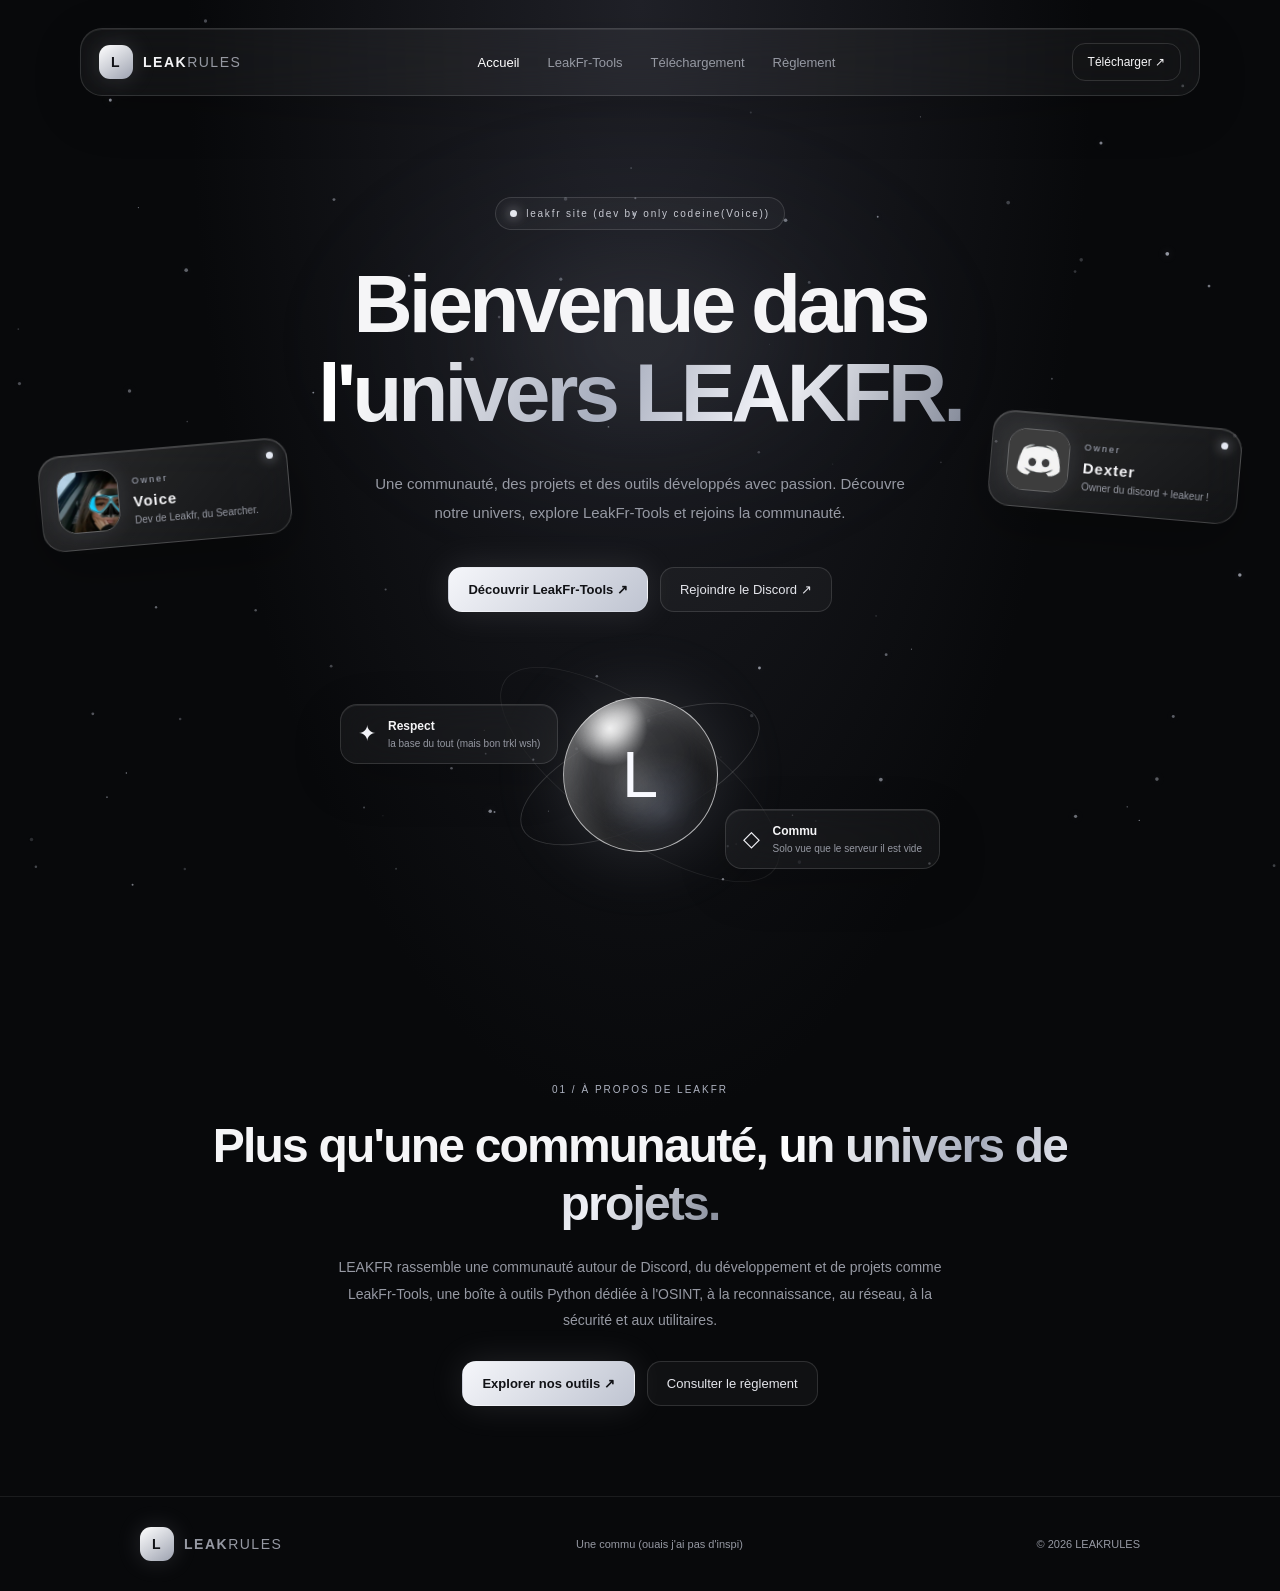
<file: index.html>
<!DOCTYPE html>
<html lang="fr">
<head>
    <meta charset="UTF-8">
    <meta name="viewport" content="width=device-width, initial-scale=1.0">

    <meta name="theme-color" content="#08090b">
    <meta name="description" content="Découvre LEAKFR, sa communauté Discord et LeakFr-Tools, sa boîte à outils Python.">
<title>LEAKFR — Communauté & projets</title>

    <link rel="stylesheet" href="style.css">
    <script src="script.js" defer></script>
</head>

<body>
    <canvas id="particles" aria-hidden="true"></canvas>

    <header class="navbar glass">
        <a class="brand" href="#accueil" aria-label="LEAKFR ACCUEIL">
            <span class="brand-icon">L</span>
            <span>LEAK<span class="brand-light">RULES</span></span>
        </a>

<nav class="nav-links" aria-label="Navigation principale">
    <a href="index.html" aria-current="page">Accueil</a>
    <a href="tools.html">LeakFr-Tools</a>
    <a href="download.html">Téléchargement</a>
    <a href="rules.html">Règlement</a>
</nav>

<a class="nav-button" href="download.html">
    Télécharger <span>↗</span>
</a>


    </header>

    <main>
        <section class="hero" id="accueil">
            <div class="hero-glow"></div>

            <div class="status-pill">
                <span class="status-dot"></span>
                leakfr site (dev by only codeine(Voice))
            </div>

<h1>
    Bienvenue dans<br>
    <span class="gradient-text">l'univers LEAKFR.</span>
</h1>

<p class="hero-description">
    Une communauté, des projets et des outils développés avec passion.
    Découvre notre univers, explore LeakFr-Tools et rejoins la communauté.
</p>

<div class="hero-actions">
    <a class="button-primary" href="tools.html">
        Découvrir LeakFr-Tools <span>↗</span>
    </a>

    <a
        class="button-secondary"
        href="https://discord.gg/nkZuZ7cAa"
        target="_blank"
        rel="noopener noreferrer"
    >
        Rejoindre le Discord ↗
    </a>
</div>

            <div class="creator-card creator-voice">
                <img src="images/voice.png" alt="mon profils discord">
                <div class="creator-info">
                    <span class="creator-role">Owner</span>
                    <h3>Voice</h3>
                    <p>Dev de Leakfr, du Searcher.</p>
                </div>
                <span class="creator-status"></span>
            </div>

            <div class="creator-card creator-dexter">
                <img src="images/dexter.png">
                <div class="creator-info">
                    <span class="creator-role">Owner</span>
                    <h3>Dexter</h3>
                    <p>Owner  du discord + leakeur !</p>
                </div>
                <span class="creator-status"></span>
            </div>






            <div class="hero-visual" aria-hidden="true">
                <div class="orbit orbit-one"></div>
                <div class="orbit orbit-two"></div>

                <div class="glass-orb">
                    <div class="orb-shine"></div>
                    <span>L</span>
                </div>

                <div class="floating-card floating-card-left glass">
                    <span class="mini-icon">✦</span>
                    <div>
                        <strong>Respect</strong>
                        <small>la base du tout (mais bon trkl wsh)</small>
                    </div>
                </div>

                <div class="floating-card floating-card-right glass">
                    <span class="mini-icon">◇</span>
                    <div>
                        <strong>Commu</strong>
                        <small>Solo vue que le serveur il est vide</small>
                    </div>
                </div>
            </div>
        </section>

<section class="intro-section" id="apropos">
    <div class="section-label">01 / À PROPOS DE LEAKFR</div>

    <h2>
        Plus qu'une communauté,
        <span class="gradient-text">un univers de projets.</span>
    </h2>

    <p>
        LEAKFR rassemble une communauté autour de Discord, du développement
        et de projets comme LeakFr-Tools, une boîte à outils Python dédiée
        à l'OSINT, à la reconnaissance, au réseau, à la sécurité et aux utilitaires.
    </p>

    <div class="page-actions">
        <a class="button-primary" href="tools.html">
            Explorer nos outils ↗
        </a>

        <a class="button-secondary" href="rules.html">
            Consulter le règlement
        </a>
    </div>
</section>



    </main>

    <footer class="footer">
        <a class="brand" href="#accueil">
            <span class="brand-icon">L</span>
            <span>LEAK<span class="brand-light">RULES</span></span>
        </a>

        <p>Une commu (ouais j'ai pas d'inspi)</p>
        <span class="copyright">© 2026 LEAKRULES</span>
    </footer>
</body>
</html>
</file>
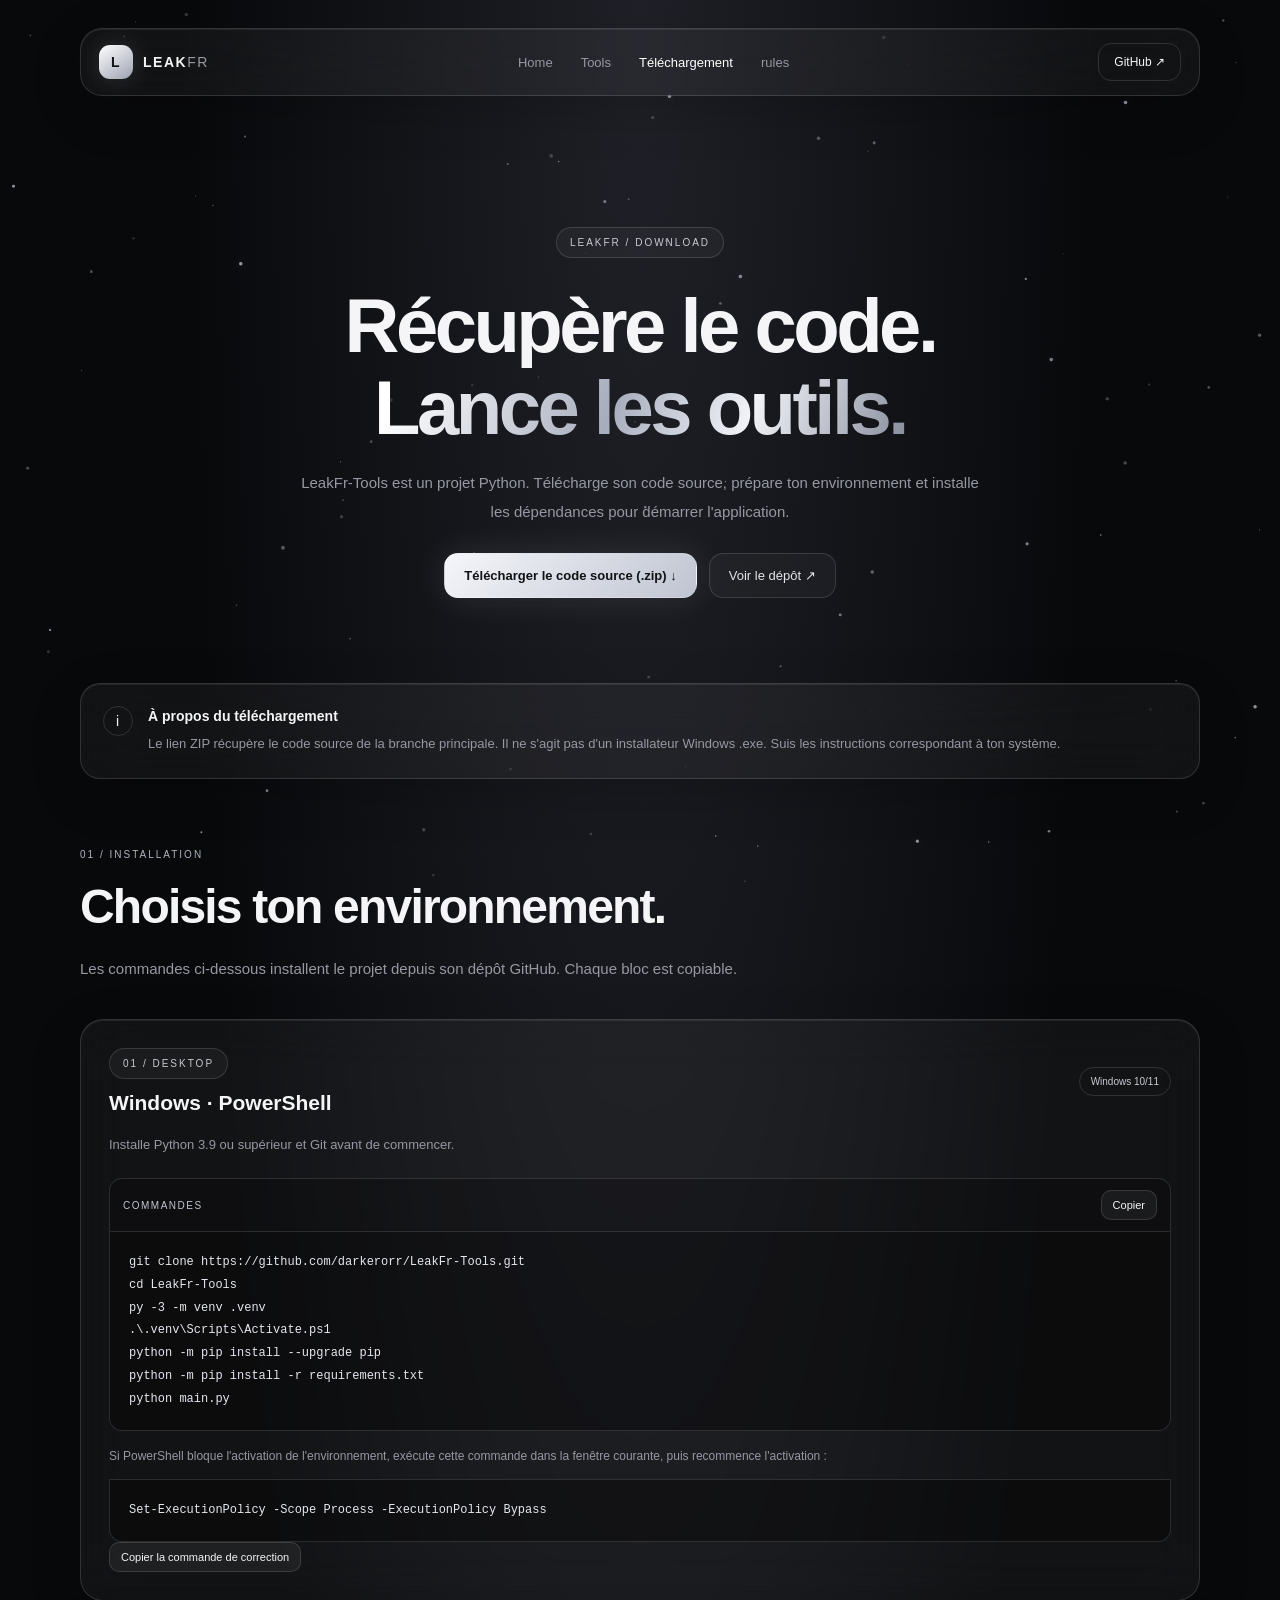
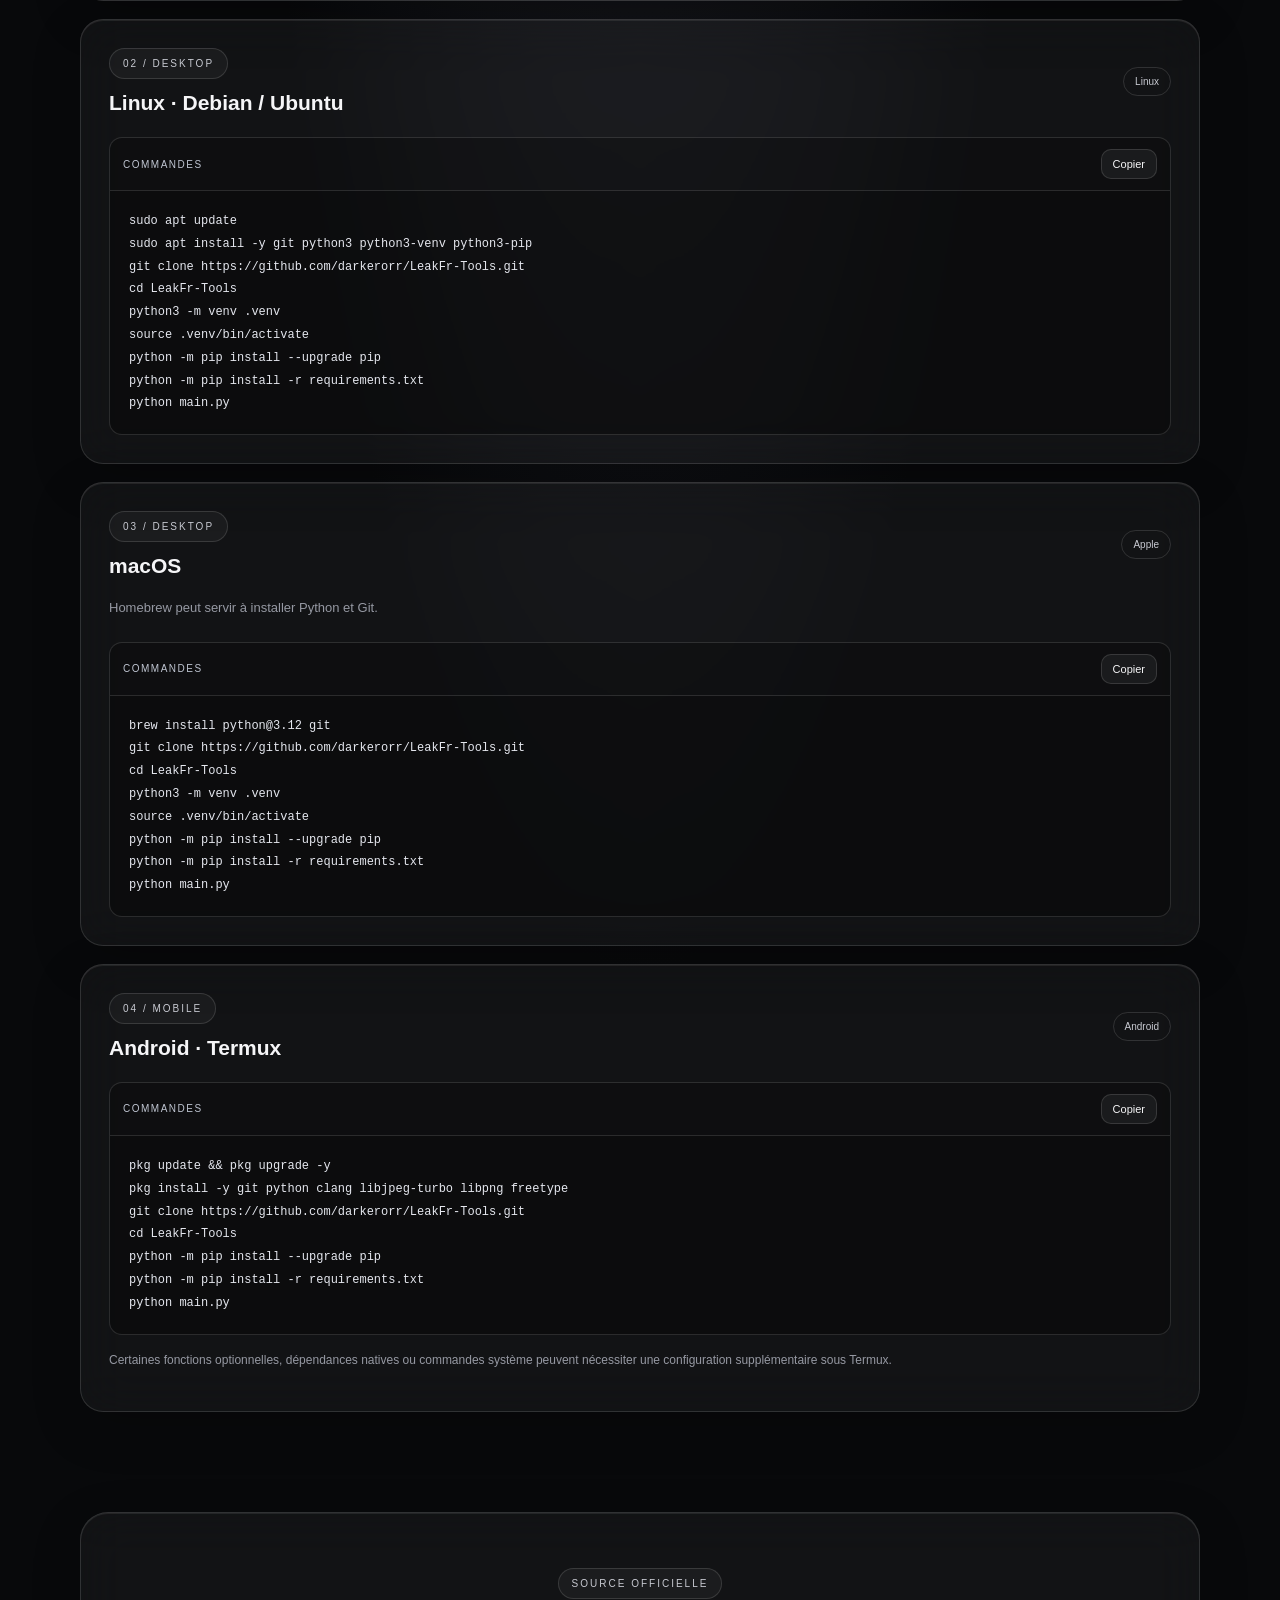
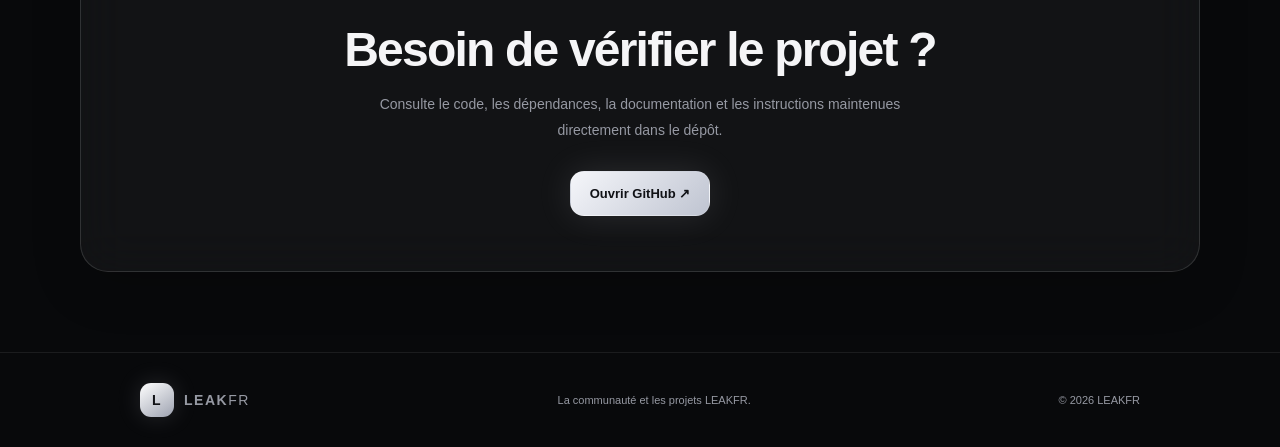
<file: download.html>
<!DOCTYPE html>
<html lang="fr">
    <head>
        <meta charset="UTF-8">
        <meta name="viewport" content="width=device-width, initial-scale=1.0">
        <meta name="theme-color" content="#08090b">
        <meta name="description" content="Télécharge le tools leakfr">


        <title> Télécharge le tools de leakfr by Voice</title>

        <link rel="stylesheet" href="style.css">
        <script src="script.js" defer></script>
    </head>

    <body>
        <canvas id="particles" aria-hidden="true"></canvas>
        
        <header class="navbar glass">
            <a class="brand" href="index.html" aria-label="Home Leakfr">
            <span class="brand-icon">L</span>
            <span>LEAK<span class="brand-light">FR</span></span>
            </a>
            
            

            <nav class="nav-links" aria-label="Nav principal">
                <a href="index.html">Home</a>
                <a href="tools.html">Tools</a>
                <a href="download.html" aria-current="page">Téléchargement</a>
                <a href="rules.html">rules</a>
            </nav>
         <a class="nav-button" href="https://github.com/darkerorr/LeakFr-Tools">
            GitHub <span>↗</span>
        </a>
    </header>

    <main class="page-shell">

        <section class="page-hero">
            <span class="page-kicker">LEAKFR / DOWNLOAD</span>

            <h1 class="page-title">
                Récupère le code.<br>
                <span class="gradient-text">Lance les outils.</span>
            </h1>

            <p class="page-lead">
                LeakFr-Tools est un projet Python. Télécharge son code source,
                prépare ton environnement et installe les dépendances pour
                démarrer l'application.
            </p>

            <div class="page-actions">
                <a
                    class="button-primary"
                    href="https://github.com/darkerorr/LeakFr-Tools/archive/refs/heads/main.zip"
                >
                    Télécharger le code source (.zip) ↓
                </a>

                <a
                    class="button-secondary"
                    href="https://github.com/darkerorr/LeakFr-Tools"
                    target="_blank"
                    rel="noopener noreferrer"
                >
                    Voir le dépôt ↗
                </a>
            </div>
        </section>

        <section class="download-notice glass">
            <span class="notice-icon">i</span>

            <div>
                <h3>À propos du téléchargement</h3>
                <p>
                    Le lien ZIP récupère le code source de la branche principale.
                    Il ne s'agit pas d'un installateur Windows .exe.
                    Suis les instructions correspondant à ton système.
                </p>
            </div>
        </section>

        <section class="page-section">
            <div class="section-label">01 / INSTALLATION</div>

            <h2>
                Choisis ton environnement.
            </h2>

            <p class="page-lead page-lead-left">
                Les commandes ci-dessous installent le projet depuis son dépôt
                GitHub. Chaque bloc est copiable.
            </p>

            <div class="install-list">

                <article class="install-card glass">
                    <div class="install-heading">
                        <div>
                            <span class="page-kicker">01 / DESKTOP</span>
                            <h3>Windows · PowerShell</h3>
                        </div>
                        <span class="system-tag">Windows 10/11</span>
                    </div>

                    <p>
                        Installe Python 3.9 ou supérieur et Git avant de commencer.
                    </p>

                    <div class="command-header">
                        <span>COMMANDES</span>
                        <button class="copy-button" data-copy-target="windows-install">
                            Copier
                        </button>
                    </div>

                    <pre><code id="windows-install">git clone https://github.com/darkerorr/LeakFr-Tools.git
cd LeakFr-Tools
py -3 -m venv .venv
.\.venv\Scripts\Activate.ps1
python -m pip install --upgrade pip
python -m pip install -r requirements.txt
python main.py</code></pre>

                    <p class="install-note">
                        Si PowerShell bloque l'activation de l'environnement,
                        exécute cette commande dans la fenêtre courante, puis
                        recommence l'activation :
                    </p>

                    <pre><code id="powershell-policy">Set-ExecutionPolicy -Scope Process -ExecutionPolicy Bypass</code></pre>

                    <button class="copy-button" data-copy-target="powershell-policy">
                        Copier la commande de correction
                    </button>
                </article>

                <article class="install-card glass">
                    <div class="install-heading">
                        <div>
                            <span class="page-kicker">02 / DESKTOP</span>
                            <h3>Linux · Debian / Ubuntu</h3>
                        </div>
                        <span class="system-tag">Linux</span>
                    </div>

                    <div class="command-header">
                        <span>COMMANDES</span>
                        <button class="copy-button" data-copy-target="linux-install">
                            Copier
                        </button>
                    </div>

                    <pre><code id="linux-install">sudo apt update
sudo apt install -y git python3 python3-venv python3-pip
git clone https://github.com/darkerorr/LeakFr-Tools.git
cd LeakFr-Tools
python3 -m venv .venv
source .venv/bin/activate
python -m pip install --upgrade pip
python -m pip install -r requirements.txt
python main.py</code></pre>
                </article>

                <article class="install-card glass">
                    <div class="install-heading">
                        <div>
                            <span class="page-kicker">03 / DESKTOP</span>
                            <h3>macOS</h3>
                        </div>
                        <span class="system-tag">Apple</span>
                    </div>

                    <p>
                        Homebrew peut servir à installer Python et Git.
                    </p>

                    <div class="command-header">
                        <span>COMMANDES</span>
                        <button class="copy-button" data-copy-target="macos-install">
                            Copier
                        </button>
                    </div>

                    <pre><code id="macos-install">brew install python@3.12 git
git clone https://github.com/darkerorr/LeakFr-Tools.git
cd LeakFr-Tools
python3 -m venv .venv
source .venv/bin/activate
python -m pip install --upgrade pip
python -m pip install -r requirements.txt
python main.py</code></pre>
                </article>

                <article class="install-card glass">
                    <div class="install-heading">
                        <div>
                            <span class="page-kicker">04 / MOBILE</span>
                            <h3>Android · Termux</h3>
                        </div>
                        <span class="system-tag">Android</span>
                    </div>

                    <div class="command-header">
                        <span>COMMANDES</span>
                        <button class="copy-button" data-copy-target="termux-install">
                            Copier
                        </button>
                    </div>

                    <pre><code id="termux-install">pkg update && pkg upgrade -y
pkg install -y git python clang libjpeg-turbo libpng freetype
git clone https://github.com/darkerorr/LeakFr-Tools.git
cd LeakFr-Tools
python -m pip install --upgrade pip
python -m pip install -r requirements.txt
python main.py</code></pre>

                    <p class="install-note">
                        Certaines fonctions optionnelles, dépendances natives ou
                        commandes système peuvent nécessiter une configuration
                        supplémentaire sous Termux.
                    </p>
                </article>

            </div>
        </section>

        <section class="download-banner glass">
            <span class="page-kicker">SOURCE OFFICIELLE</span>

            <h2>Besoin de vérifier le projet ?</h2>

            <p>
                Consulte le code, les dépendances, la documentation et les
                instructions maintenues directement dans le dépôt.
            </p>

            <div class="page-actions">
                <a
                    class="button-primary"
                    href="https://github.com/darkerorr/LeakFr-Tools"
                    target="_blank"
                    rel="noopener noreferrer"
                >
                    Ouvrir GitHub ↗
                </a>
            </div>
        </section>

    </main>

    <footer class="footer">
        <a class="brand" href="index.html">
            <span class="brand-icon">L</span>
            <span>LEAK<span class="brand-light">FR</span></span>
        </a>

        <p>La communauté et les projets LEAKFR.</p>
        <span class="copyright">© 2026 LEAKFR</span>
    </footer>
</body>
</html>
</file>
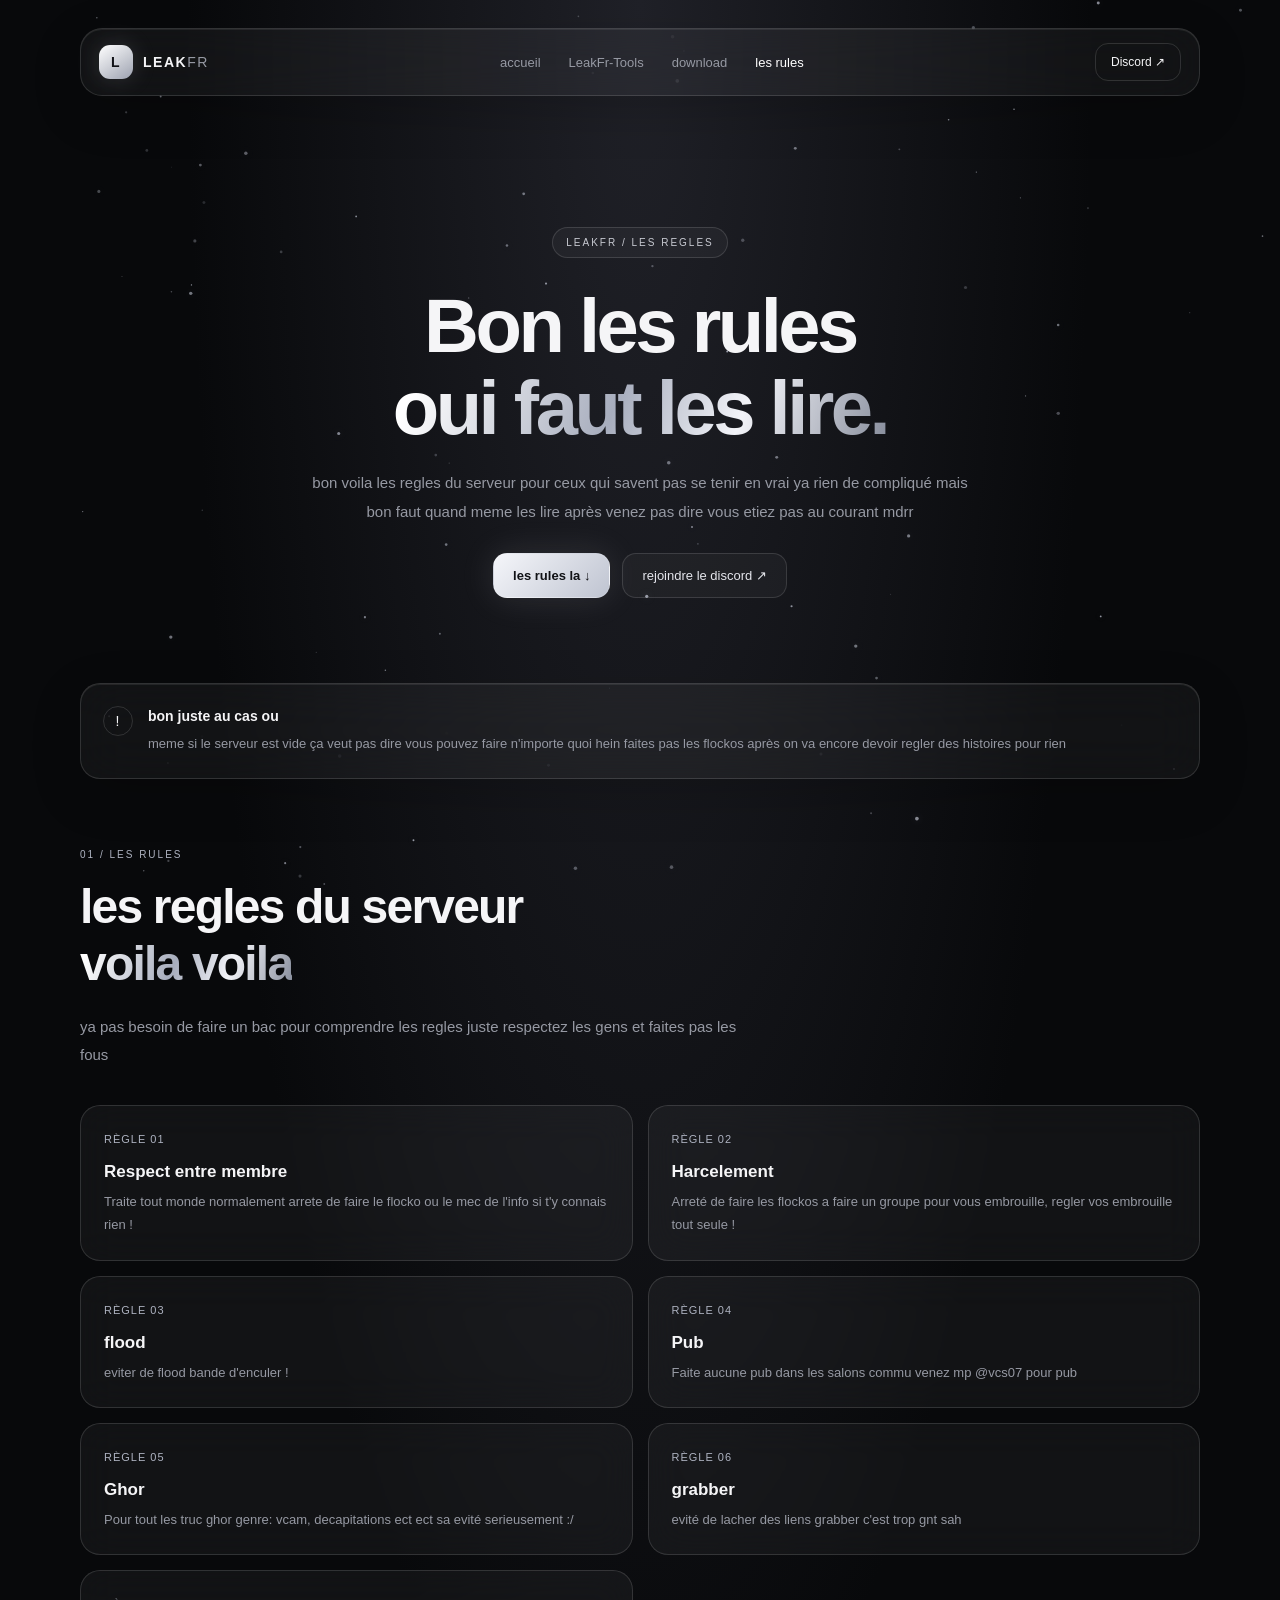
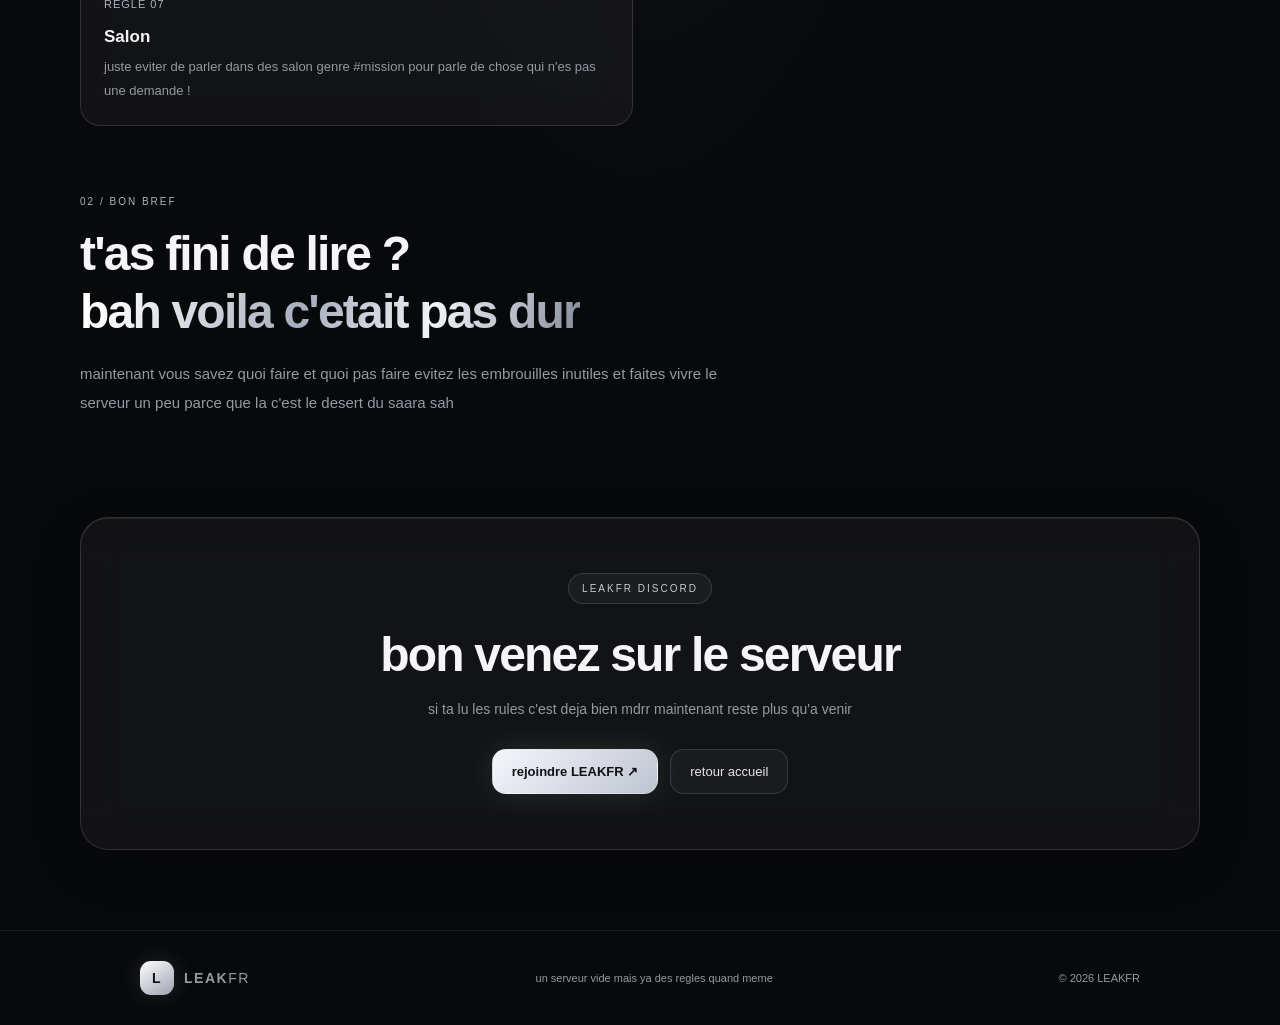
<file: rules.html>
<!DOCTYPE html>
<html lang="fr">
<head>
    <meta charset="UTF-8">
    <meta name="viewport" content="width=device-width, initial-scale=1.0">
    <meta name="theme-color" content="#08090b">
    <meta name="description" content="les regles de LEAKFR bon lisez les quand meme">
    <title>LEAKFR — les rules</title>
    <link rel="stylesheet" href="style.css">
    <script src="script.js" defer></script>
</head>

<body>
    <canvas id="particles" aria-hidden="true"></canvas>

    <header class="navbar glass">
        <a class="brand" href="index.html" aria-label="LEAKFR accueil">
            <span class="brand-icon">L</span>
            <span>LEAK<span class="brand-light">FR</span></span>
        </a>

        <nav class="nav-links" aria-label="Navigation principale">
            <a href="index.html">accueil</a>
            <a href="tools.html">LeakFr-Tools</a>
            <a href="download.html">download</a>
            <a href="rules.html" aria-current="page">les rules</a>
        </nav>

        <a class="nav-button" href="https://discord.gg/nkZuZ7cAa" target="_blank" rel="noopener noreferrer">
            Discord <span>↗</span>
        </a>
    </header>

    <main class="page-shell">

        <section class="page-hero">
            <span class="page-kicker">LEAKFR / LES REGLES</span>

            <h1 class="page-title">
                Bon les rules<br>
                <span class="gradient-text">oui faut les lire.</span>
            </h1>

            <p class="page-lead">
                bon voila les regles du serveur pour ceux qui savent pas se tenir
                en vrai ya rien de compliqué mais bon faut quand meme les lire
                après venez pas dire vous etiez pas au courant mdrr
            </p>

            <div class="page-actions">
                <a class="button-primary" href="#reglement">
                    les rules la ↓
                </a>

                <a class="button-secondary" href="https://discord.gg/nkZuZ7cAa" target="_blank" rel="noopener noreferrer">
                    rejoindre le discord ↗
                </a>
            </div>
        </section>

        <section class="download-notice glass">
            <span class="notice-icon">!</span>

            <div>
                <h3>bon juste au cas ou</h3>
                <p>
                    meme si le serveur est vide ça veut pas dire vous pouvez
                    faire n'importe quoi hein faites pas les flockos après
                    on va encore devoir regler des histoires pour rien
                </p>
            </div>
        </section>

        <section class="page-section rules-page-section" id="reglement">
            <div class="section-label">01 / LES RULES</div>

            <h2>
                les regles du serveur<br>
                <span class="gradient-text">voila voila</span>
            </h2>

            <p class="page-lead page-lead-left">
                ya pas besoin de faire un bac pour comprendre les regles
                juste respectez les gens et faites pas les fous
            </p>

            <div class="rules-grid" id="rules-grid"></div>
        </section>

        <section class="page-section">
            <div class="section-label">02 / BON BREF</div>

            <h2>
                t'as fini de lire ?<br>
                <span class="gradient-text">bah voila c'etait pas dur</span>
            </h2>

            <p class="page-lead page-lead-left">
                maintenant vous savez quoi faire et quoi pas faire
                evitez les embrouilles inutiles et faites vivre le serveur
                un peu parce que la c'est le desert du saara sah
            </p>
        </section>

        <section class="download-banner glass">
            <span class="page-kicker">LEAKFR DISCORD</span>

            <h2>bon venez sur le serveur</h2>

            <p>
                si ta lu les rules c'est deja bien mdrr
                maintenant reste plus qu'a venir
            </p>

            <div class="page-actions">
                <a class="button-primary" href="https://discord.gg/nkZuZ7cAa" target="_blank" rel="noopener noreferrer">
                    rejoindre LEAKFR ↗
                </a>

                <a class="button-secondary" href="index.html">
                    retour accueil
                </a>
            </div>
        </section>

    </main>

    <footer class="footer">
        <a class="brand" href="index.html">
            <span class="brand-icon">L</span>
            <span>LEAK<span class="brand-light">FR</span></span>
        </a>

        <p>un serveur vide mais ya des regles quand meme</p>
        <span class="copyright">© 2026 LEAKFR</span>
    </footer>
</body>
</html>
</file>
<file: style.css>
/* 1. Les variables du design */
:root {
    color-scheme: dark;

    --background: #08090b;
    --surface: rgba(255, 255, 255, 0.045);
    --border: rgba(255, 255, 255, 0.13);
    --text: #f5f5f7;
    --muted: #9699a3;
    --silver: #dce0e8;
}

/* 2. Base de la page */
* {
    box-sizing: border-box;
}

html {
    scroll-behavior: smooth;
    scroll-padding-top: 100px;
}

body {
    margin: 0;
    min-height: 100vh;
    overflow-x: hidden;
    background:
        radial-gradient(ellipse at 50% 0%, #202128 0%, transparent 50%),
        var(--background);
    color: var(--text);
    font-family: -apple-system, BlinkMacSystemFont, "Segoe UI",
        sans-serif;
}

a {
    color: inherit;
    text-decoration: none;
}

::selection {
    background: #dce0e8;
    color: #08090b;
}

/* 3. Le verre translucide */
.glass {
    background: rgba(255, 255, 255, 0.045);
    border: 1px solid var(--border);
    backdrop-filter: blur(24px);
    -webkit-backdrop-filter: blur(24px);
    box-shadow:
        inset 0 1px 0 rgba(255, 255, 255, 0.08),
        0 15px 50px rgba(0, 0, 0, 0.18);
}

/* 4. Navigation */
.navbar {
    position: sticky;
    top: 14px;
    z-index: 10;
    width: min(1120px, calc(100% - 40px));
    min-height: 68px;
    margin: 14px auto 0;
    padding: 12px 18px;
    border-radius: 22px;

    display: flex;
    align-items: center;
    justify-content: space-between;
    gap: 20px;
}

.brand {
    display: inline-flex;
    align-items: center;
    gap: 10px;
    font-size: 14px;
    font-weight: 800;
    letter-spacing: 1.5px;
}

.brand-icon {
    width: 34px;
    height: 34px;
    display: grid;
    place-items: center;
    border-radius: 11px;
    color: #111216;
    background: linear-gradient(145deg, #fff, #9da2b0);
    box-shadow: 0 0 25px rgba(220, 224, 232, 0.15);
}

.brand-light {
    color: #9699a3;
    font-weight: 500;
}

.nav-links {
    display: flex;
    gap: 28px;
    color: var(--muted);
    font-size: 13px;
}

.nav-links a,
.nav-button,
.button-primary,
.button-secondary {
    transition:
        color 220ms ease,
        background 220ms ease,
        border-color 220ms ease,
        transform 220ms ease;
}

.nav-links a:hover {
    color: white;
}

.nav-button {
    padding: 11px 15px;
    border: 1px solid var(--border);
    border-radius: 13px;
    font-size: 12px;
}

.nav-button:hover,
.button-secondary:hover {
    background: rgba(255, 255, 255, 0.1);
    transform: translateY(-2px);
}

/* 5. Landing page */
.hero {
    position: relative;
    min-height: 770px;
    padding: 115px 24px 80px;
    display: flex;
    align-items: center;
    flex-direction: column;
    text-align: center;
    isolation: isolate;
}

.hero-glow {
    position: absolute;
    z-index: -1;
    top: 30px;
    left: 50%;
    width: min(700px, 100%);
    height: 460px;
    transform: translateX(-50%);
    background: radial-gradient(
        ellipse,
        rgba(190, 198, 218, 0.12),
        rgba(120, 130, 160, 0.035) 40%,
        transparent 72%
    );
    filter: blur(25px);
    pointer-events: none;
}

.status-pill {
    display: inline-flex;
    align-items: center;
    gap: 9px;
    padding: 10px 14px;
    border: 1px solid var(--border);
    border-radius: 100px;
    background: rgba(255, 255, 255, 0.035);
    color: #c8cad2;
    font-size: 10px;
    letter-spacing: 1.8px;
}

.status-dot {
    width: 7px;
    height: 7px;
    border-radius: 50%;
    background: #e6e8ee;
    box-shadow: 0 0 12px rgba(230, 232, 238, 0.8);
    animation: pulse 2s infinite;
}

h1 {
    margin: 30px 0 18px;
    font-size: clamp(44px, 7vw, 82px);
    line-height: 1.08;
    letter-spacing: -4px;
    font-weight: 650;
}

.gradient-text {
    color: transparent;
    background: linear-gradient(
        110deg,
        #ffffff 5%,
        #a7adbd 45%,
        #f2f3f8 70%,
        #858b9a 100%
    );
    background-clip: text;
    -webkit-background-clip: text;
}

.hero-description {
    max-width: 550px;
    color: var(--muted);
    font-size: 15px;
    line-height: 1.9;
}

.hero-actions {
    display: flex;
    flex-wrap: wrap;
    justify-content: center;
    gap: 12px;
    margin-top: 25px;
}

.button-primary,
.button-secondary {
    padding: 14px 19px;
    border: 1px solid var(--border);
    border-radius: 14px;
    font-size: 13px;
}

.button-primary {
    background: linear-gradient(135deg, #f5f6fa, #bfc4d1);
    color: #111216;
    font-weight: 700;
    box-shadow: 0 0 35px rgba(220, 224, 232, 0.12);
}

.button-primary:hover {
    transform: translateY(-3px);
    box-shadow: 0 0 40px rgba(220, 224, 232, 0.24);
}

.button-secondary {
    background: rgba(255, 255, 255, 0.035);
    color: #e5e6ec;
}

/* 6. Sphère et éléments flottants */
.hero-visual {
    position: relative;
    display: grid;
    place-items: center;
    width: min(600px, 100%);
    height: 280px;
    margin-top: 22px;
}

.glass-orb {
    position: relative;
    width: 155px;
    height: 155px;
    display: grid;
    place-items: center;
    overflow: hidden;
    border: 1px solid rgba(255, 255, 255, 0.65);
    border-radius: 50%;
    background:
        radial-gradient(circle at 30% 20%,
            rgba(255, 255, 255, 0.85), transparent 23%),
        radial-gradient(circle at 65% 75%,
            rgba(145, 155, 180, 0.3), transparent 40%),
        linear-gradient(135deg,
            rgba(255, 255, 255, 0.25),
            rgba(255, 255, 255, 0.015));
    backdrop-filter: blur(18px);
    box-shadow:
        inset -15px -18px 35px rgba(0, 0, 0, 0.4),
        inset 8px 8px 25px rgba(255, 255, 255, 0.25),
        0 0 75px rgba(205, 213, 235, 0.15);
    animation: float 6s ease-in-out infinite;
}

.glass-orb span {
    font-size: 65px;
    font-weight: 300;
    color: #f8f9ff;
    text-shadow: 0 0 30px rgba(255, 255, 255, 0.7);
}

.orb-shine {
    position: absolute;
    top: 12%;
    left: 18%;
    width: 35%;
    height: 12%;
    border-radius: 50%;
    background: rgba(255, 255, 255, 0.8);
    filter: blur(10px);
    transform: rotate(-35deg);
}

.orbit {
    position: absolute;
    width: 260px;
    height: 100px;
    border: 1px solid rgba(255, 255, 255, 0.15);
    border-radius: 50%;
    transform: rotate(-25deg);
}

.orbit-two {
    width: 330px;
    height: 125px;
    transform: rotate(35deg);
    border-color: rgba(255, 255, 255, 0.08);
}

.floating-card {
    position: absolute;
    display: flex;
    align-items: center;
    gap: 12px;
    padding: 14px 17px;
    border-radius: 17px;
    text-align: left;
    animation: float 5s ease-in-out infinite;
}

.floating-card-left {
    left: 0;
    top: 70px;
}

.floating-card-right {
    right: 0;
    bottom: 45px;
    animation-delay: -2s;
}

.mini-icon {
    font-size: 22px;
    color: #f1f2f7;
}

.floating-card strong,
.floating-card small {
    display: block;
}

.floating-card strong {
    font-size: 12px;
}

.floating-card small {
    margin-top: 5px;
    color: var(--muted);
    font-size: 10px;
}

/* 7. Les autres sections */
.intro-section,
.rules-section {
    width: min(1000px, calc(100% - 40px));
    margin: 0 auto;
    padding: 90px 0;
}

.intro-section {
    text-align: center;
}

.section-label {
    margin-bottom: 22px;
    color: #aeb3c1;
    font-size: 10px;
    letter-spacing: 2px;
}

h2 {
    margin: 0;
    font-size: clamp(30px, 5vw, 48px);
    line-height: 1.2;
    letter-spacing: -1.8px;
}

.intro-section p,
.section-description {
    max-width: 610px;
    margin: 22px auto 0;
    color: var(--muted);
    font-size: 14px;
    line-height: 1.9;
}

.rules-section {
    text-align: center;
}

.rules-grid {
    display: grid;
    grid-template-columns: repeat(2, minmax(0, 1fr));
    gap: 15px;
    margin-top: 45px;
    text-align: left;
}

.rule-card {
    padding: 23px;
    border: 1px solid var(--border);
    border-radius: 20px;
    background: var(--surface);
    backdrop-filter: blur(18px);
    transition:
        transform 250ms ease,
        border-color 250ms ease,
        background 250ms ease;
}

.rule-card:hover {
    transform: translateY(-5px);
    border-color: rgba(255, 255, 255, 0.3);
    background: rgba(255, 255, 255, 0.07);
}

.rule-number {
    color: #aeb3c1;
    font-size: 11px;
    letter-spacing: 1px;
}

.rule-card h3 {
    margin: 15px 0 8px;
    font-size: 17px;
}

.rule-card p {
    margin: 0;
    color: var(--muted);
    font-size: 13px;
    line-height: 1.8;
}

.footer {
    display: flex;
    align-items: center;
    justify-content: space-between;
    gap: 20px;
    flex-wrap: wrap;
    padding: 30px max(24px, calc((100% - 1000px) / 2));
    border-top: 1px solid rgba(255, 255, 255, 0.08);
    color: var(--muted);
    font-size: 11px;
}

.footer p {
    margin: 0;
}

/* 8. Animations CSS */
@keyframes float {
    0%, 100% {
        transform: translateY(0);
    }
    50% {
        transform: translateY(-12px);
    }
}

@keyframes pulse {
    0%, 100% {
        opacity: 1;
        box-shadow: 0 0 12px rgba(230, 232, 238, 0.8);
    }
    50% {
        opacity: 0.45;
        box-shadow: 0 0 4px rgba(230, 232, 238, 0.3);
    }
}

/* 9. Adaptation aux téléphones */
@media (max-width: 650px) {
    .navbar {
        width: calc(100% - 24px);
        padding: 10px 12px;
    }

    .nav-links {
        display: none;
    }

    .hero {
        min-height: auto;
        padding-top: 100px;
    }

    h1 {
        letter-spacing: -2px;
    }

    .hero-visual {
        height: 250px;
    }

    .glass-orb {
        width: 125px;
        height: 125px;
    }

    .glass-orb span {
        font-size: 52px;
    }

    .floating-card {
        padding: 10px;
    }

    .floating-card-left {
        left: 0;
    }

    .floating-card-right {
        right: 0;
    }

    .rules-grid {
        grid-template-columns: 1fr;
    }

    .intro-section,
    .rules-section {
        padding: 65px 0;
    }

    .footer {
        flex-direction: column;
        align-items: flex-start;
    }
}

/* 10. Respect des préférences d'accessibilité */
@media (prefers-reduced-motion: reduce) {
    *,
    *::before,
    *::after {
        animation-duration: 0.01ms !important;
        animation-iteration-count: 1 !important;
        scroll-behavior: auto !important;
        transition-duration: 0.01ms !important;
    }
}
#particles {
    position: fixed;
    inset: 0;
    z-index: 0;
    pointer-events: none;
}

.navbar,
main,
.footer {
    position: relative;
    z-index: 1;
}


.creator-card {
    position: absolute;
    z-index: 2;
    display: flex;
    align-items: center;
    gap: 14px;
    width: 250px;
    padding: 16px;
    border: 1px solid rgba(255, 255, 255, 0.18);
    border-radius: 22px;
    background: linear-gradient(
        135deg,
        rgba(255, 255, 255, 0.13),
        rgba(255, 255, 255, 0.035)
    );
    backdrop-filter: blur(24px);
    -webkit-backdrop-filter: blur(24px);
    box-shadow:
        inset 0 1px 0 rgba(255, 255, 255, 0.15),
        0 20px 60px rgba(0, 0, 0, 0.3);
    text-align: left;
    transition: border-color 250ms ease, background 250ms ease;
    animation: creator-float 6s ease-in-out infinite;
}

.creator-card:hover {
    border-color: rgba(255, 255, 255, 0.45);
    background: rgba(255, 255, 255, 0.12);
}

.creator-voice {
    top: 40%;
    left: max(24px, calc((100% - 1200px) / 2));
    transform: rotate(-5deg);
}

.creator-dexter {
    top: 37%;
    right: max(24px, calc((100% - 1200px) / 2));
    transform: rotate(5deg);
    animation-delay: -3s;
}

.creator-card img {
    width: 62px;
    height: 62px;
    flex-shrink: 0;
    border: 1px solid rgba(255, 255, 255, 0.3);
    border-radius: 18px;
    object-fit: cover;
    box-shadow: 0 0 25px rgba(220, 224, 232, 0.12);
}

.creator-role {
    color: #aeb3c1;
    font-size: 9px;
    letter-spacing: 2px;
}

.creator-info h3 {
    margin: 5px 0;
    font-size: 15px;
    letter-spacing: 1px;
}

.creator-info p {
    margin: 0;
    color: var(--muted);
    font-size: 10px;
}

.creator-status {
    position: absolute;
    top: 13px;
    right: 13px;
    width: 7px;
    height: 7px;
    border-radius: 50%;
    background: #e4e8f2;
    box-shadow: 0 0 12px rgba(228, 232, 242, 0.8);
}

@keyframes creator-float {
    0%, 100% {
        translate: 0 0;
    }
    50% {
        translate: 0 -10px;
    }
}

@media (max-width: 1050px) {
    .creator-card {
        width: 210px;
        padding: 12px;
        gap: 10px;
    }

    .creator-card img {
        width: 48px;
        height: 48px;
    }
}

@media (max-width: 650px) {
    .creator-card {
        position: relative;
        top: auto;
        right: auto;
        left: auto;
        width: min(280px, calc(100% - 40px));
        margin: 0 auto 16px;
    }

    .creator-voice {
        transform: rotate(-2deg);
    }

    .creator-dexter {
        transform: rotate(2deg);
        animation-delay: -3s;
    }
}



.page-shell {
    width: min(1120px, calc(100% - 40px));
    margin: 0 auto;
    padding: 90px 0 80px;
}

.page-hero {
    position: relative;
    max-width: 900px;
    margin: 0 auto;
    padding: 55px 0 75px;
    text-align: center;
}

.page-kicker {
    display: inline-flex;
    align-items: center;
    padding: 9px 13px;
    border: 1px solid var(--border);
    border-radius: 100px;
    background: rgba(255, 255, 255, 0.04);
    color: #c8cad2;
    font-size: 10px;
    letter-spacing: 2px;
}

.page-title {
    margin: 27px 0 20px;
    font-size: clamp(40px, 7vw, 76px);
    line-height: 1.08;
    letter-spacing: -3.5px;
    font-weight: 650;
}

.page-lead {
    max-width: 680px;
    margin: 0 auto;
    color: var(--muted);
    font-size: 15px;
    line-height: 1.9;
}

.page-lead-left {
    margin: 20px 0 0;
}

.page-actions {
    display: flex;
    justify-content: center;
    align-items: center;
    flex-wrap: wrap;
    gap: 12px;
    margin-top: 27px;
}

.page-section {
    margin-top: 70px;
}

.page-section > h2 {
    margin-top: 0;
}

.page-section > .section-label {
    margin-bottom: 18px;
}

.stats-grid {
    display: grid;
    grid-template-columns: repeat(3, minmax(0, 1fr));
    gap: 14px;
    margin: 10px 0 100px;
}

.stat-card {
    display: flex;
    flex-direction: column;
    gap: 9px;
    padding: 25px;
    border-radius: 20px;
}

.stat-value {
    color: #f5f5f7;
    font-size: clamp(28px, 4vw, 42px);
    font-weight: 650;
    letter-spacing: -1.5px;
}

.stat-label {
    color: var(--muted);
    font-size: 12px;
}

.content-grid {
    display: grid;
    grid-template-columns: repeat(3, minmax(0, 1fr));
    gap: 15px;
    margin-top: 35px;
}

.content-card {
    min-width: 0;
    padding: 24px;
    border-radius: 21px;
    transition:
        transform 240ms ease,
        border-color 240ms ease,
        background 240ms ease;
}

.content-card:hover {
    transform: translateY(-4px);
    border-color: rgba(255, 255, 255, 0.3);
    background: rgba(255, 255, 255, 0.075);
}

.card-index {
    display: inline-flex;
    align-items: center;
    justify-content: center;
    min-width: 36px;
    height: 30px;
    padding: 0 9px;
    border: 1px solid var(--border);
    border-radius: 10px;
    color: #dfe2eb;
    font-size: 11px;
    letter-spacing: 1px;
}

.content-card h3 {
    margin: 22px 0 10px;
    font-size: 17px;
}

.content-card p {
    margin: 0;
    color: var(--muted);
    font-size: 13px;
    line-height: 1.85;
}

.preview-grid {
    display: grid;
    grid-template-columns: repeat(2, minmax(0, 1fr));
    gap: 18px;
    margin-top: 35px;
}

.preview-card {
    min-width: 0;
    margin: 0;
    padding: 15px;
    border-radius: 20px;
    overflow: hidden;
}

.preview-card img {
    display: block;
    width: 100%;
    height: auto;
    border-radius: 10px;
    background: #0b0c0f;
}

.preview-card figcaption {
    padding: 15px 5px 5px;
    color: var(--muted);
    font-size: 12px;
    line-height: 1.7;
}

.image-note {
    margin-top: 14px;
    color: var(--muted);
    font-size: 11px;
    line-height: 1.8;
}

.download-banner {
    margin-top: 100px;
    padding: clamp(25px, 5vw, 55px);
    border-radius: 28px;
    text-align: center;
}

.download-banner h2 {
    margin: 22px 0 12px;
}

.download-banner > p {
    max-width: 560px;
    margin: 0 auto;
    color: var(--muted);
    font-size: 14px;
    line-height: 1.9;
}

.download-notice {
    display: flex;
    align-items: flex-start;
    gap: 15px;
    margin-top: 10px;
    padding: 22px;
    border-radius: 20px;
}

.notice-icon {
    display: grid;
    place-items: center;
    flex-shrink: 0;
    width: 30px;
    height: 30px;
    border: 1px solid var(--border);
    border-radius: 50%;
    color: #f5f5f7;
    font-size: 14px;
}

.download-notice h3 {
    margin: 2px 0 8px;
    font-size: 14px;
}

.download-notice p {
    margin: 0;
    color: var(--muted);
    font-size: 13px;
    line-height: 1.8;
}

.install-list {
    display: grid;
    gap: 18px;
    margin-top: 35px;
}

.install-card {
    min-width: 0;
    padding: clamp(18px, 3vw, 28px);
    border-radius: 23px;
}

.install-heading {
    display: flex;
    align-items: center;
    justify-content: space-between;
    flex-wrap: wrap;
    gap: 15px;
    margin-bottom: 18px;
}

.install-heading h3 {
    margin: 12px 0 0;
    font-size: 21px;
}

.system-tag {
    padding: 8px 11px;
    border: 1px solid var(--border);
    border-radius: 100px;
    color: #c8cad2;
    font-size: 10px;
}

.install-card > p {
    color: var(--muted);
    font-size: 13px;
    line-height: 1.8;
}

.command-header {
    display: flex;
    align-items: center;
    justify-content: space-between;
    gap: 12px;
    margin-top: 22px;
    padding: 11px 13px;
    border: 1px solid var(--border);
    border-bottom: none;
    border-radius: 13px 13px 0 0;
    background: rgba(0, 0, 0, 0.2);
}

.command-header > span {
    color: #bfc4d1;
    font-size: 10px;
    letter-spacing: 1.5px;
}

.install-card pre {
    max-width: 100%;
    margin: 0;
    padding: 19px;
    overflow-x: auto;
    border: 1px solid var(--border);
    border-radius: 0 0 13px 13px;
    background: rgba(0, 0, 0, 0.35);
    color: #e5e7ee;
    font: 12px/1.9 Consolas, "Cascadia Code", monospace;
    tab-size: 4;
}

.install-card pre code {
    font: inherit;
    white-space: pre;
}

.copy-button {
    padding: 8px 11px;
    border: 1px solid var(--border);
    border-radius: 10px;
    background: rgba(255, 255, 255, 0.055);
    color: var(--text);
    font: inherit;
    font-size: 11px;
    cursor: pointer;
    transition:
        background 200ms ease,
        border-color 200ms ease;
}

.copy-button:hover {
    background: rgba(255, 255, 255, 0.13);
    border-color: rgba(255, 255, 255, 0.35);
}

.install-note {
    margin-top: 15px;
    color: var(--muted);
    font-size: 12px !important;
}

.rules-page-section .rules-grid {
    margin-top: 35px;
}

.nav-links a[aria-current="page"] {
    color: #fff;
}

.nav-links a:focus-visible,
.nav-button:focus-visible,
.button-primary:focus-visible,
.button-secondary:focus-visible,
.copy-button:focus-visible {
    outline: 2px solid #dce0e8;
    outline-offset: 4px;
}

@media (max-width: 900px) {
    .content-grid {
        grid-template-columns: repeat(2, minmax(0, 1fr));
    }

    .page-shell {
        width: min(100% - 32px, 760px);
    }
}

@media (max-width: 650px) {
    .page-shell {
        width: calc(100% - 28px);
        padding-top: 55px;
    }

    .page-hero {
        padding: 30px 0 55px;
    }

    .page-title {
        font-size: clamp(36px, 10vw, 52px);
        letter-spacing: -2px;
    }

    .page-lead {
        font-size: 13px;
    }

    .stats-grid {
        gap: 8px;
        margin-bottom: 70px;
    }

    .stat-card {
        padding: 14px 10px;
        border-radius: 15px;
    }

    .stat-value {
        font-size: 26px;
    }

    .stat-label {
        font-size: 10px;
    }

    .content-grid,
    .preview-grid {
        grid-template-columns: 1fr;
    }

    .page-section {
        margin-top: 55px;
    }

    .download-banner {
        margin-top: 65px;
        padding: 25px 18px;
        border-radius: 22px;
    }

    .install-heading h3 {
        font-size: 18px;
    }

    .install-card pre {
        padding: 14px;
        font-size: 11px;
    }

    /*
       Sur mobile, la navigation reste accessible sur deux lignes.
       On remplace ici le display:none du CSS original.
    */
    .navbar {
        flex-wrap: wrap;
        gap: 12px;
    }

    .navbar .nav-links {
        display: flex;
        order: 3;
        flex: 1 0 100%;
        justify-content: center;
        flex-wrap: wrap;
        gap: 10px 16px;
        font-size: 11px;
    }

    .navbar .nav-links a {
        white-space: nowrap;
    }

    .navbar .nav-button {
        padding: 9px 10px;
        font-size: 11px;
    }

    .rules-page-section .rules-grid {
        grid-template-columns: 1fr;
    }
}
</file>
